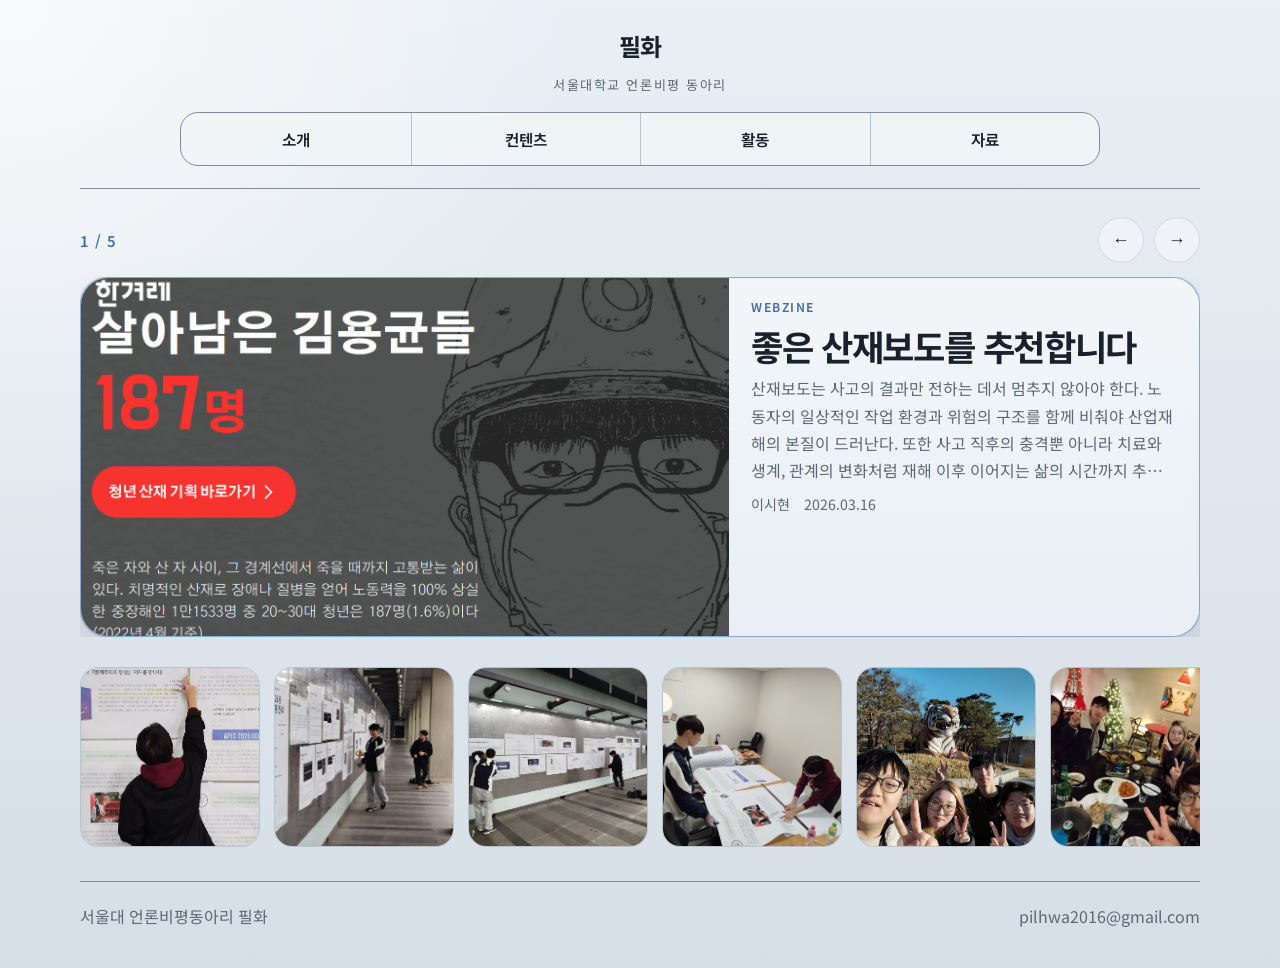
<file: index.html>
<!doctype html>
<html lang="ko">
    <head>
        <meta charset="UTF-8" />
        <meta name="viewport" content="width=device-width, initial-scale=1.0" />
        <title>서울대 언론비평동아리 필화</title>
        <meta
            name="description"
            content="서울대 언론비평동아리 필화 홈페이지. 소개, 컨텐츠, 활동, 자료 메뉴로 이동할 수 있습니다."
        />
        <link rel="preconnect" href="https://fonts.googleapis.com" />
        <link rel="preconnect" href="https://fonts.gstatic.com" crossorigin />
        <link
            href="https://fonts.googleapis.com/css2?family=Noto+Sans+KR:wght@400;500;700&display=swap"
            rel="stylesheet"
        />
        <link rel="stylesheet" href="styles.css" />
        <script type="module" src="site-header.js"></script>
    </head>
    <body class="landing-page">
        <div class="site-shell">
            <site-header current="home"></site-header>

            <main class="landing-main">
                <section class="landing-featured-section">
                    <div class="landing-featured-controls">
                        <span class="landing-featured-pagination" id="featured-story-pagination"
                            >0 / 0</span
                        >
                        <div class="landing-featured-nav">
                            <button
                                class="carousel-button landing-featured-nav-button"
                                id="featured-story-prev"
                                type="button"
                                aria-label="이전 웹진 카드"
                            >
                                ←
                            </button>
                            <button
                                class="carousel-button landing-featured-nav-button"
                                id="featured-story-next"
                                type="button"
                                aria-label="다음 웹진 카드"
                            >
                                →
                            </button>
                        </div>
                    </div>
                    <div class="landing-featured-carousel">
                        <div class="landing-featured-track" id="featured-story" aria-live="polite">
                            <article class="landing-featured-card is-loading">
                                <p>콘텐츠를 불러오는 중입니다.</p>
                            </article>
                        </div>
                    </div>
                </section>

                <section class="landing-gallery-section">
                    <div class="landing-gallery-strip" id="landing-gallery-strip">
                        <p class="content-placeholder">사진을 불러오는 중입니다.</p>
                    </div>
                </section>
            </main>

            <footer class="site-footer">
                <p>서울대 언론비평동아리 필화</p>
                <a href="mailto:pilhwa2016@gmail.com">pilhwa2016@gmail.com</a>
            </footer>
        </div>
        <script type="module" src="landing-page.js"></script>
    </body>
</html>
</file>
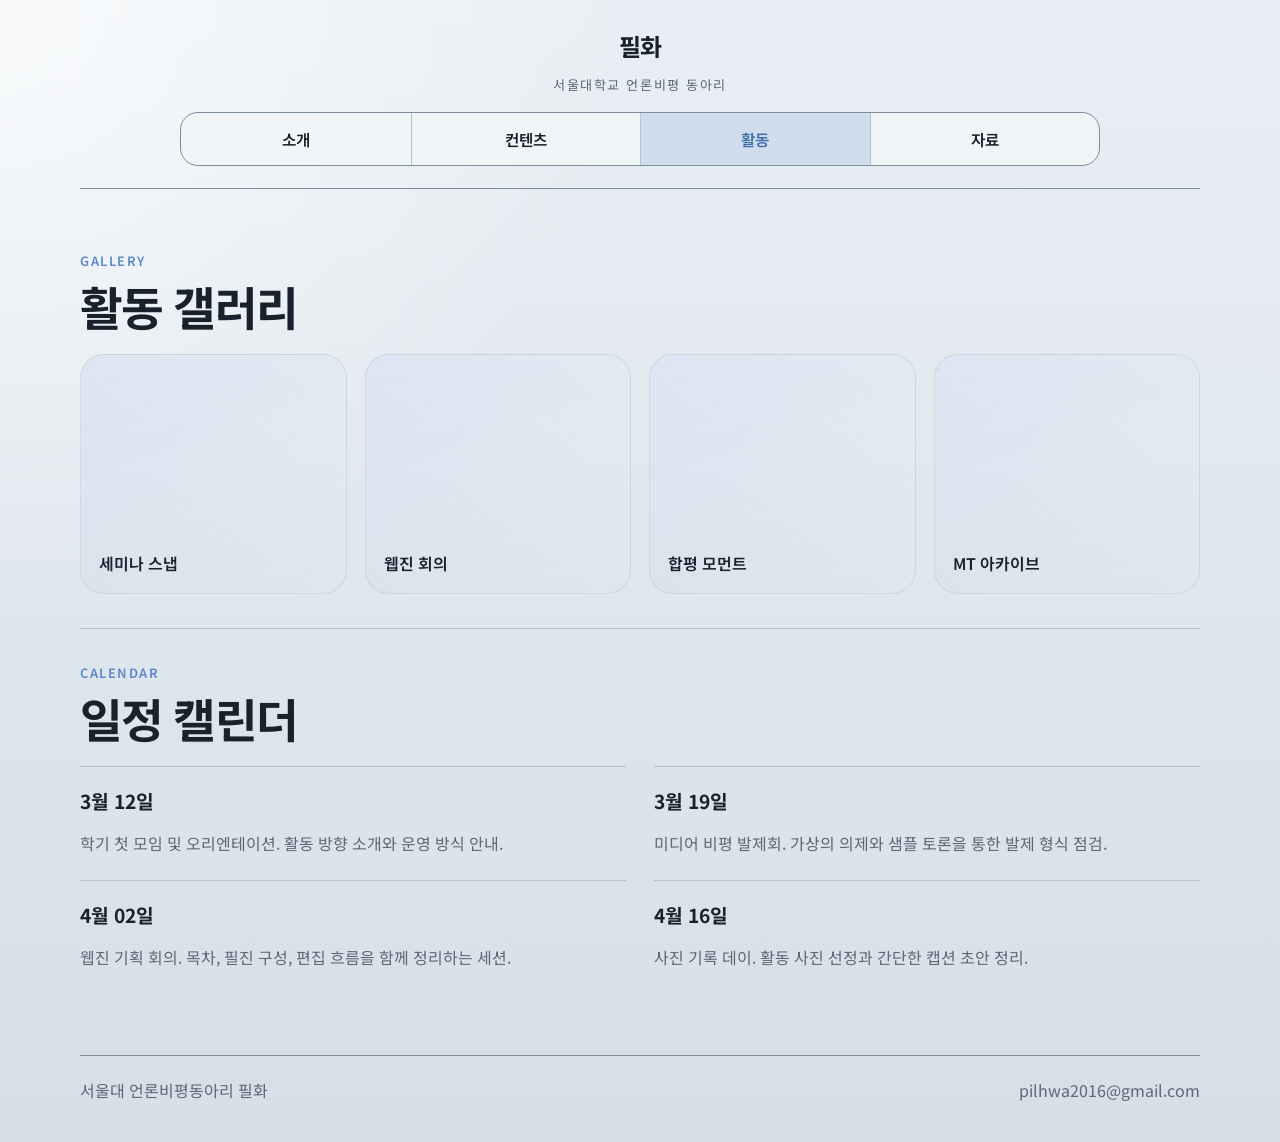
<file: activity.html>
<!DOCTYPE html>
<html lang="ko">
  <head>
    <meta charset="UTF-8" />
    <meta name="viewport" content="width=device-width, initial-scale=1.0" />
    <title>활동 | 서울대 언론비평동아리 필화</title>
    <meta
      name="description"
      content="서울대 언론비평동아리 필화 활동 페이지입니다. 갤러리와 일정 캘린더를 담고 있습니다."
    />
    <link rel="preconnect" href="https://fonts.googleapis.com" />
    <link rel="preconnect" href="https://fonts.gstatic.com" crossorigin />
    <link
      href="https://fonts.googleapis.com/css2?family=Noto+Sans+KR:wght@400;500;700&display=swap"
      rel="stylesheet"
    />
    <link rel="stylesheet" href="styles.css" />
    <script type="module" src="site-header.js"></script>
  </head>
  <body>
    <div class="site-shell">
      <site-header current="activity"></site-header>

      <main>
        <section class="section-block">
          <div class="section-heading">
            <p class="eyebrow">Gallery</p>
            <h2>활동 갤러리</h2>
          </div>
          <div class="gallery-grid clean-gallery">
            <div class="gallery-tile"><span>세미나 스냅</span></div>
            <div class="gallery-tile"><span>웹진 회의</span></div>
            <div class="gallery-tile"><span>합평 모먼트</span></div>
            <div class="gallery-tile"><span>MT 아카이브</span></div>
          </div>
        </section>

        <section class="section-block">
          <div class="section-heading">
            <p class="eyebrow">Calendar</p>
            <h2>일정 캘린더</h2>
          </div>
          <div class="schedule-list clean-schedule">
            <article class="schedule-item">
              <strong>3월 12일</strong>
              <p>학기 첫 모임 및 오리엔테이션. 활동 방향 소개와 운영 방식 안내.</p>
            </article>
            <article class="schedule-item">
              <strong>3월 19일</strong>
              <p>미디어 비평 발제회. 가상의 의제와 샘플 토론을 통한 발제 형식 점검.</p>
            </article>
            <article class="schedule-item">
              <strong>4월 02일</strong>
              <p>웹진 기획 회의. 목차, 필진 구성, 편집 흐름을 함께 정리하는 세션.</p>
            </article>
            <article class="schedule-item">
              <strong>4월 16일</strong>
              <p>사진 기록 데이. 활동 사진 선정과 간단한 캡션 초안 정리.</p>
            </article>
          </div>
        </section>
      </main>

      <footer class="site-footer">
        <p>서울대 언론비평동아리 필화</p>
        <a href="mailto:pilhwa2016@gmail.com">pilhwa2016@gmail.com</a>
      </footer>
    </div>
  </body>
</html>
</file>
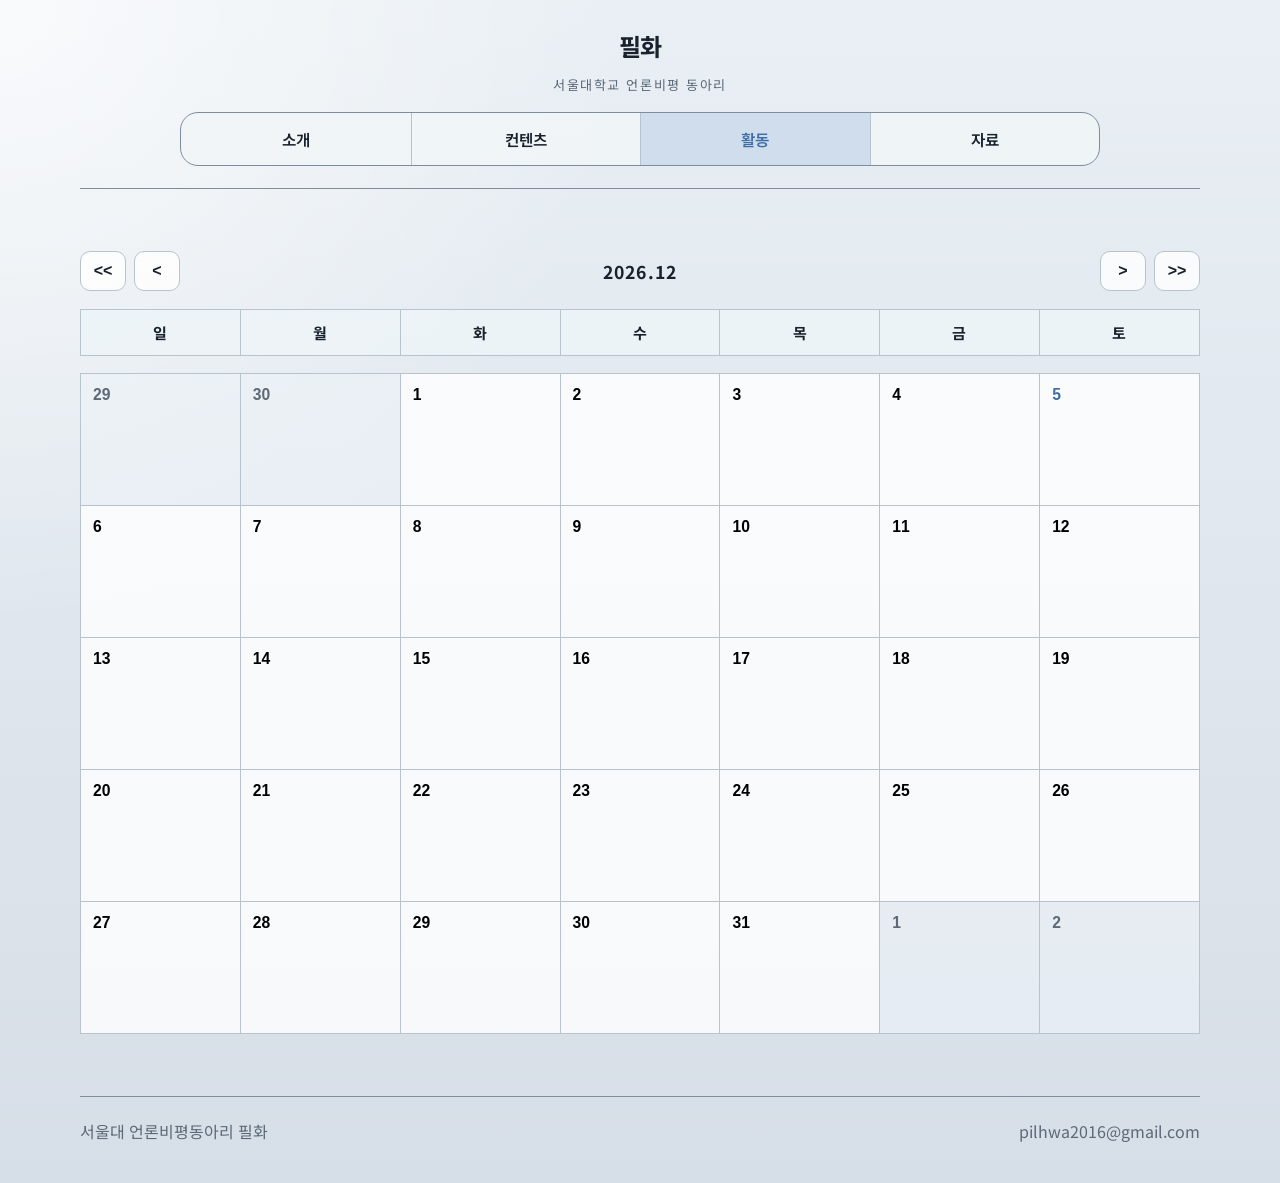
<file: calendar.html>
<!DOCTYPE html>
<html lang="ko">
  <head>
    <meta charset="UTF-8" />
    <meta name="viewport" content="width=device-width, initial-scale=1.0" />
    <title>캘린더 | 서울대 언론비평동아리 필화</title>
    <meta
      name="description"
      content="서울대 언론비평동아리 필화 활동 캘린더 페이지입니다."
    />
    <link rel="preconnect" href="https://fonts.googleapis.com" />
    <link rel="preconnect" href="https://fonts.gstatic.com" crossorigin />
    <link
      href="https://fonts.googleapis.com/css2?family=Noto+Sans+KR:wght@400;500;700&display=swap"
      rel="stylesheet"
    />
    <link rel="stylesheet" href="styles.css" />
    <script type="module" src="site-header.js"></script>
    <script type="module" src="calendar-page.js"></script>
  </head>
  <body>
    <div class="site-shell">
      <site-header current="calendar"></site-header>

      <main>
        <section class="section-block">
          <div class="calendar-shell">
            <div class="calendar-toolbar">
              <div class="calendar-toolbar-group">
                <button class="calendar-nav-button" id="calendar-prev-year" type="button">&lt;&lt;</button>
                <button class="calendar-nav-button" id="calendar-prev-month" type="button">&lt;</button>
              </div>
              <p class="calendar-current-label" id="calendar-current-label">일정을 불러오는 중입니다.</p>
              <div class="calendar-toolbar-group">
                <button class="calendar-nav-button" id="calendar-next-month" type="button">&gt;</button>
                <button class="calendar-nav-button" id="calendar-next-year" type="button">&gt;&gt;</button>
              </div>
            </div>
            <div class="calendar-weekdays" aria-hidden="true">
              <span>일</span>
              <span>월</span>
              <span>화</span>
              <span>수</span>
              <span>목</span>
              <span>금</span>
              <span>토</span>
            </div>
            <div class="calendar-grid" id="calendar-grid" aria-label="월간 일정 캘린더">
              <p class="content-placeholder">일정을 불러오는 중입니다.</p>
            </div>
          </div>
        </section>
      </main>

      <footer class="site-footer">
        <p>서울대 언론비평동아리 필화</p>
        <a href="mailto:pilhwa2016@gmail.com">pilhwa2016@gmail.com</a>
      </footer>
    </div>
    <div class="calendar-modal" id="calendar-modal" aria-hidden="true">
      <button class="calendar-modal-backdrop" id="calendar-modal-backdrop" type="button"></button>
      <div class="calendar-modal-dialog" role="dialog" aria-modal="true" aria-label="일정 상세">
        <button class="calendar-modal-close" id="calendar-modal-close" type="button" aria-label="팝업 닫기">
          닫기
        </button>
        <section class="calendar-detail" id="calendar-detail" aria-live="polite">
          <p class="content-placeholder">날짜를 선택하면 일정 상세가 표시됩니다.</p>
        </section>
      </div>
    </div>
  </body>
</html>
</file>
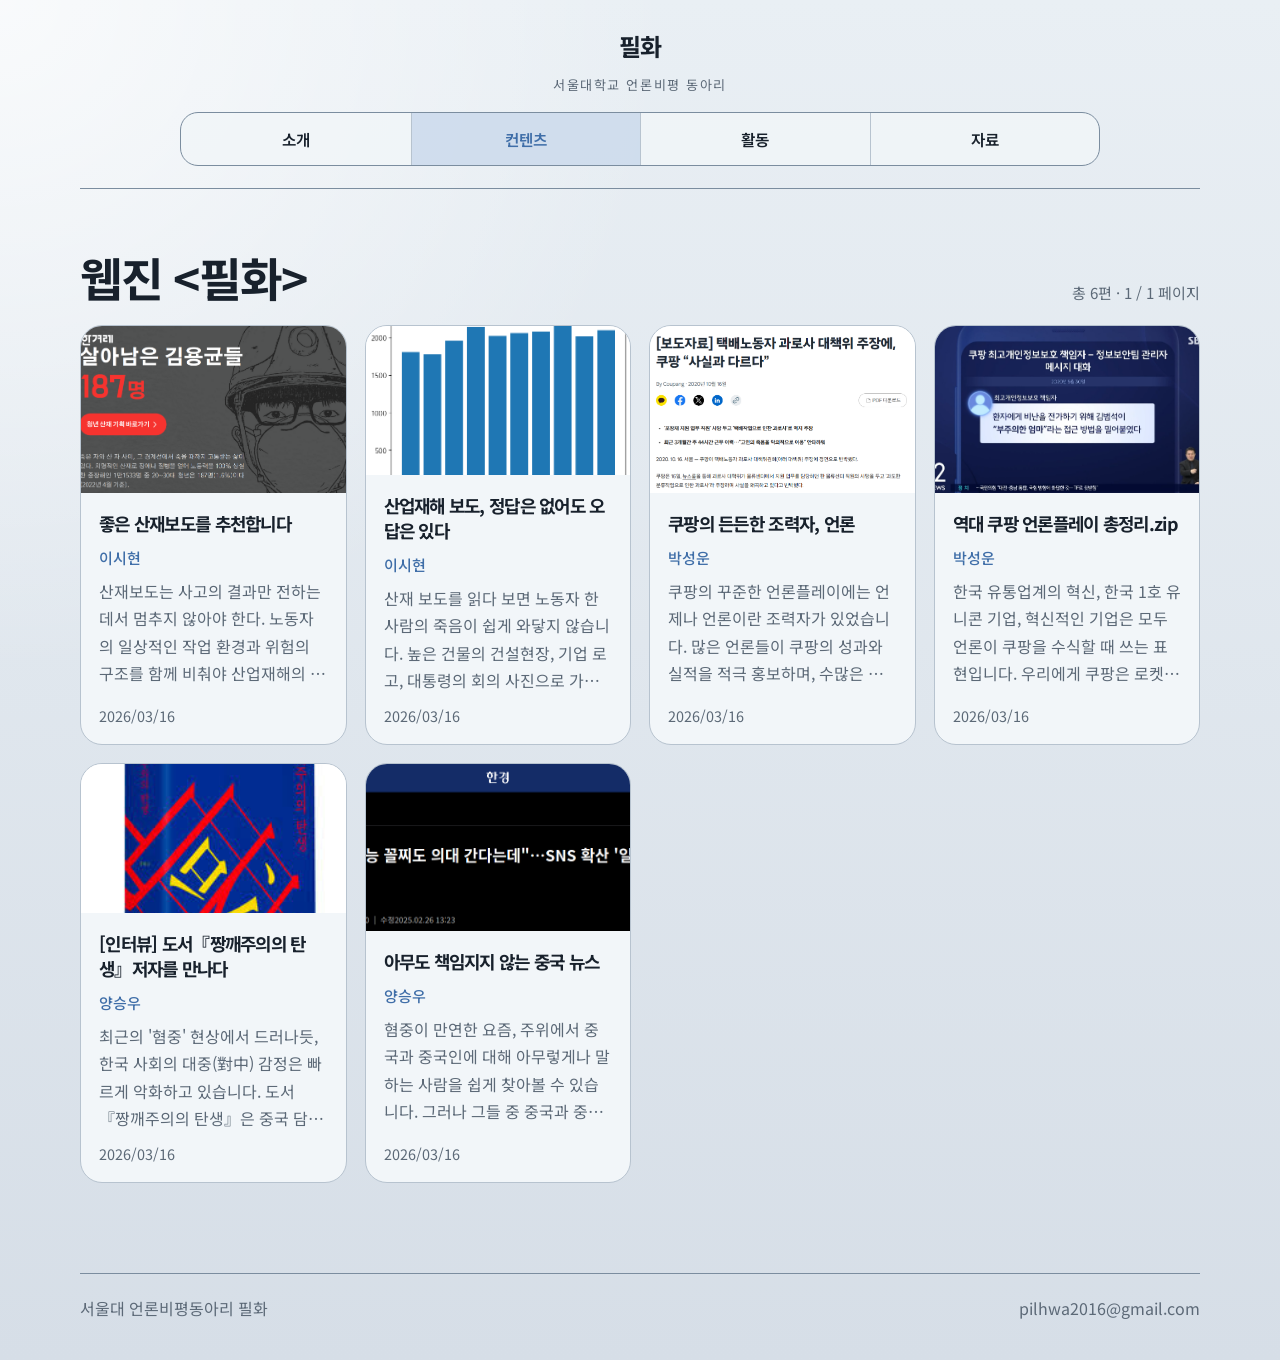
<file: content.html>
<!DOCTYPE html>
<html lang="ko">
  <head>
    <meta charset="UTF-8" />
    <meta name="viewport" content="width=device-width, initial-scale=1.0" />
    <title>웹진 &lt;필화&gt; | 서울대 언론비평동아리 필화</title>
    <meta
      name="description"
      content="서울대 언론비평동아리 필화 웹진 필화 페이지입니다."
    />
    <link rel="preconnect" href="https://fonts.googleapis.com" />
    <link rel="preconnect" href="https://fonts.gstatic.com" crossorigin />
    <link
      href="https://fonts.googleapis.com/css2?family=Noto+Sans+KR:wght@400;500;700&display=swap"
      rel="stylesheet"
    />
    <link rel="stylesheet" href="styles.css" />
    <script type="module" src="site-header.js"></script>
  </head>
  <body class="content-page">
    <div class="site-shell">
      <site-header current="webzine"></site-header>

      <main>
        <section class="section-block">
          <div class="section-heading split-heading">
            <h2>웹진 &lt;필화&gt;</h2>
            <p class="section-meta" id="content-count">콘텐츠를 불러오는 중입니다.</p>
          </div>
          <div class="content-grid" id="content-list" aria-label="콘텐츠 목록">
            <article class="content-grid-card content-grid-card--loading">
              <p class="content-placeholder">콘텐츠를 불러오는 중입니다.</p>
            </article>
          </div>
          <nav class="page-pagination" id="content-pagination" aria-label="콘텐츠 페이지 이동"></nav>
        </section>
      </main>

      <footer class="site-footer">
        <p>서울대 언론비평동아리 필화</p>
        <a href="mailto:pilhwa2016@gmail.com">pilhwa2016@gmail.com</a>
      </footer>
    </div>
    <script type="module" src="content-page.js"></script>
  </body>
</html>
</file>
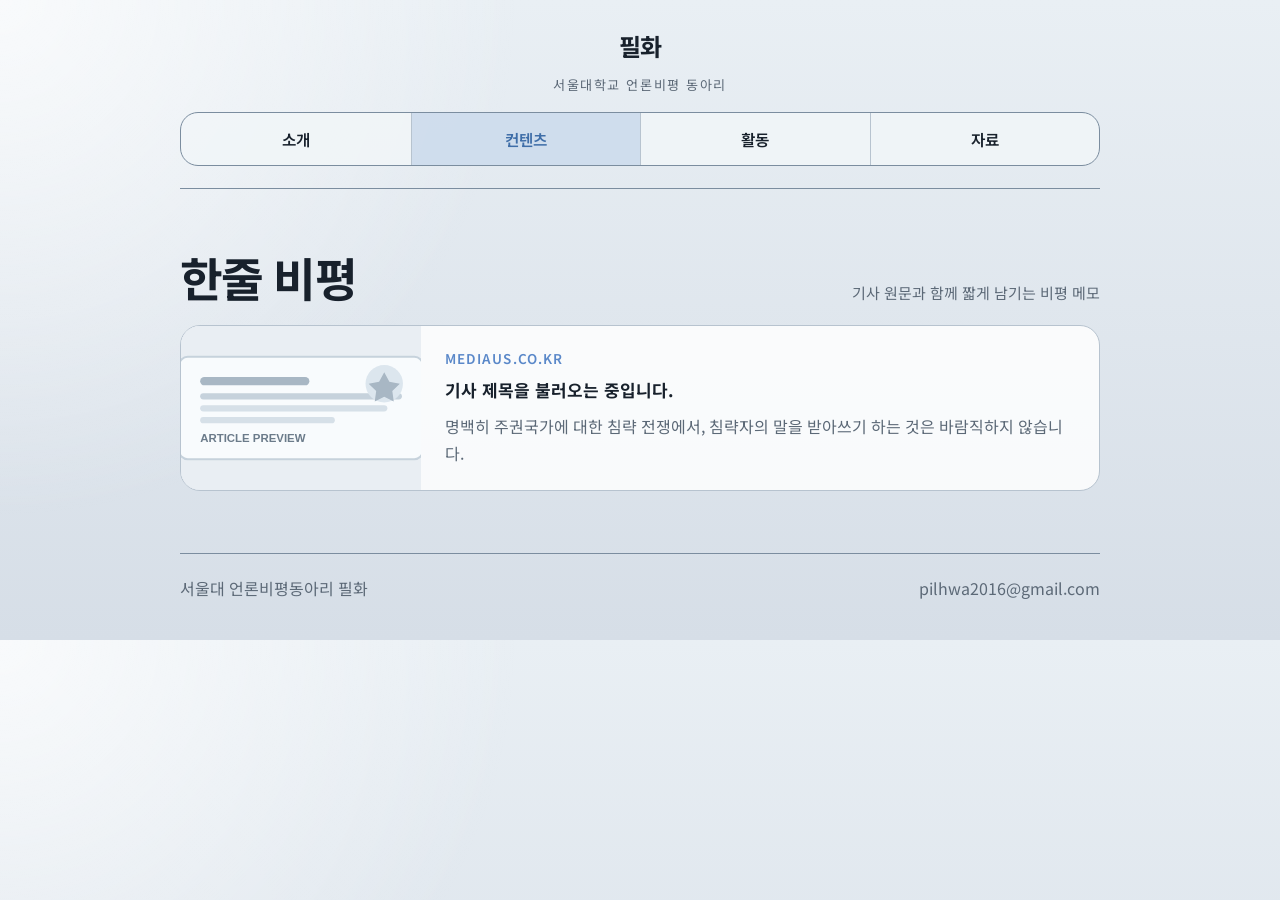
<file: critique.html>
<!DOCTYPE html>
<html lang="ko">
  <head>
    <meta charset="UTF-8" />
    <meta name="viewport" content="width=device-width, initial-scale=1.0" />
    <title>한줄 비평 | 서울대 언론비평동아리 필화</title>
    <meta
      name="description"
      content="서울대 언론비평동아리 필화 한줄 비평 페이지입니다."
    />
    <link rel="preconnect" href="https://fonts.googleapis.com" />
    <link rel="preconnect" href="https://fonts.gstatic.com" crossorigin />
    <link
      href="https://fonts.googleapis.com/css2?family=Noto+Sans+KR:wght@400;500;700&display=swap"
      rel="stylesheet"
    />
    <link rel="stylesheet" href="styles.css" />
    <script type="module" src="site-header.js"></script>
    <script type="module" src="critique-page.js"></script>
  </head>
  <body>
    <div class="site-shell narrow-shell">
      <site-header current="critique"></site-header>

      <main>
        <section class="section-block">
          <div class="section-heading split-heading">
            <h2>한줄 비평</h2>
            <p class="section-meta">기사 원문과 함께 짧게 남기는 비평 메모</p>
          </div>
          <div class="critique-grid" id="critique-list" aria-live="polite">
            <article class="critique-card critique-card--loading">
              <p class="content-placeholder">한줄 비평을 불러오는 중입니다.</p>
            </article>
          </div>
        </section>
      </main>

      <footer class="site-footer">
        <p>서울대 언론비평동아리 필화</p>
        <a href="mailto:pilhwa2016@gmail.com">pilhwa2016@gmail.com</a>
      </footer>
    </div>
  </body>
</html>
</file>
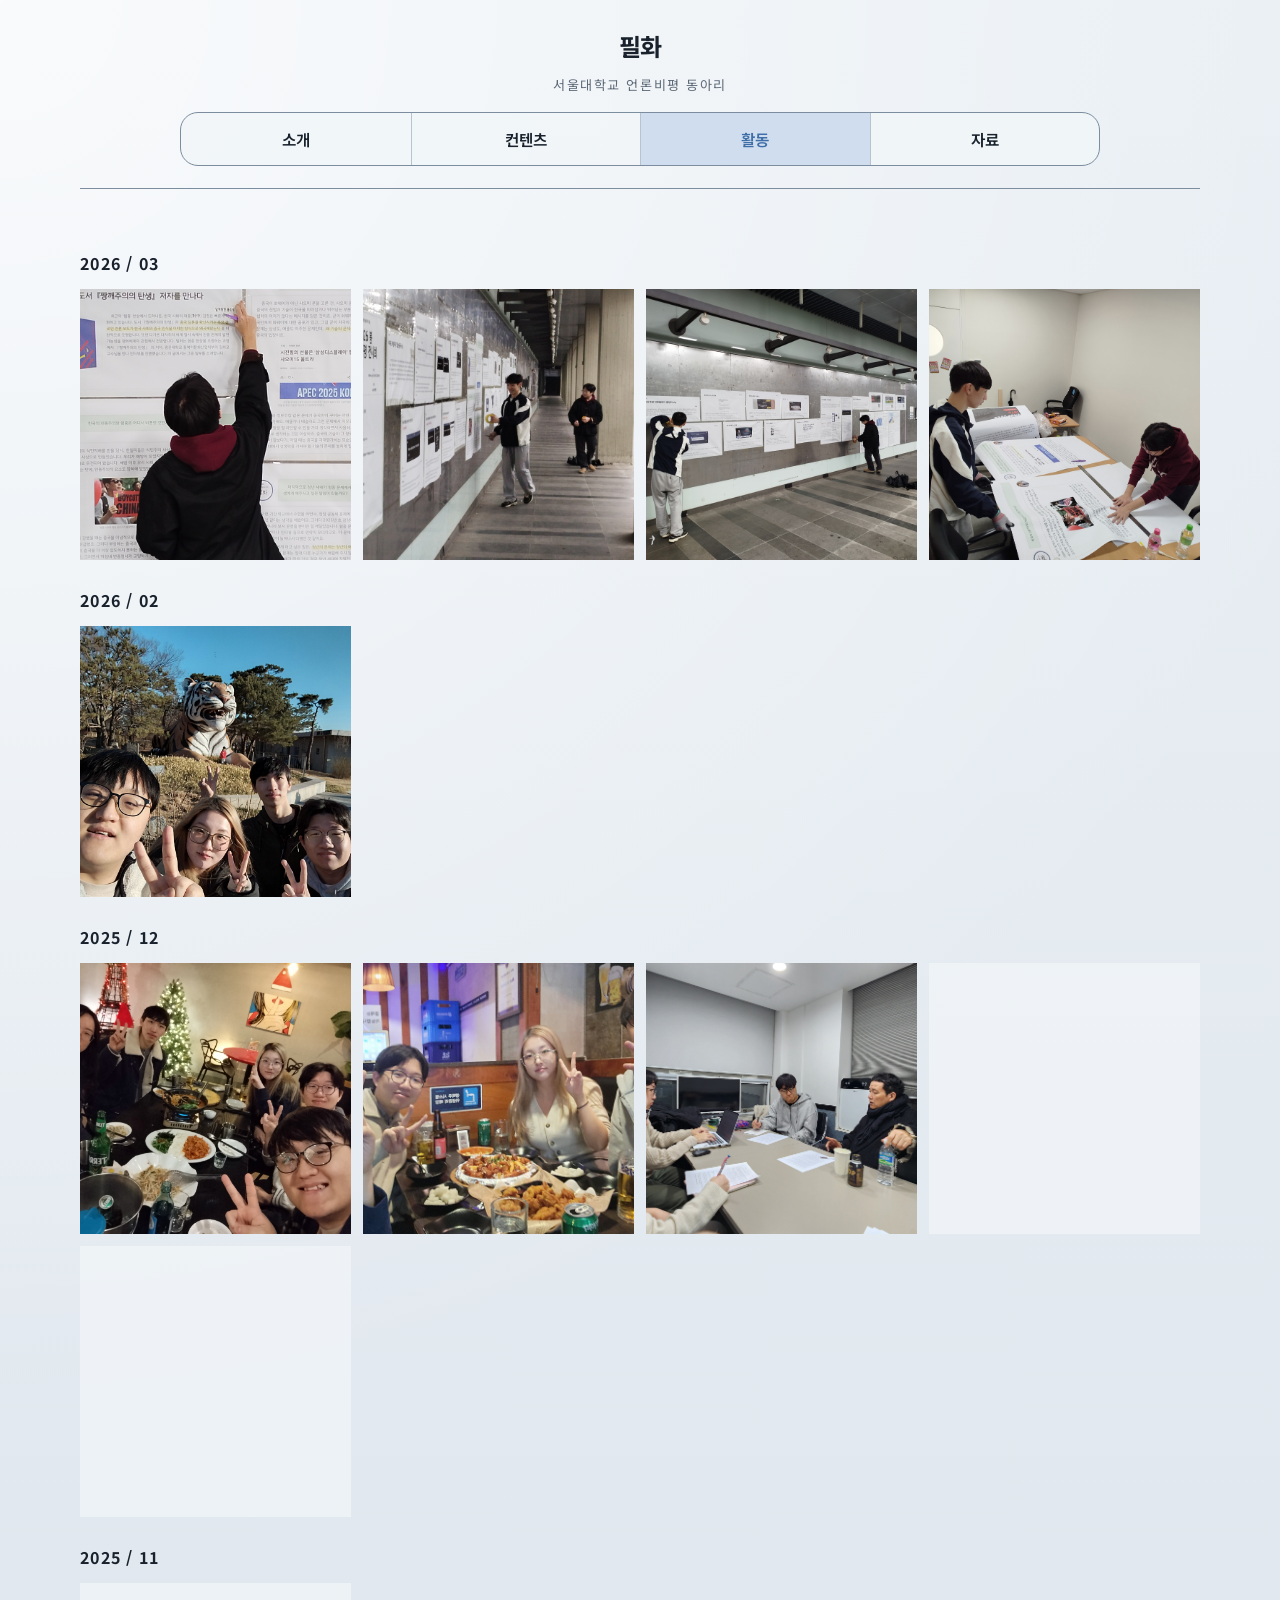
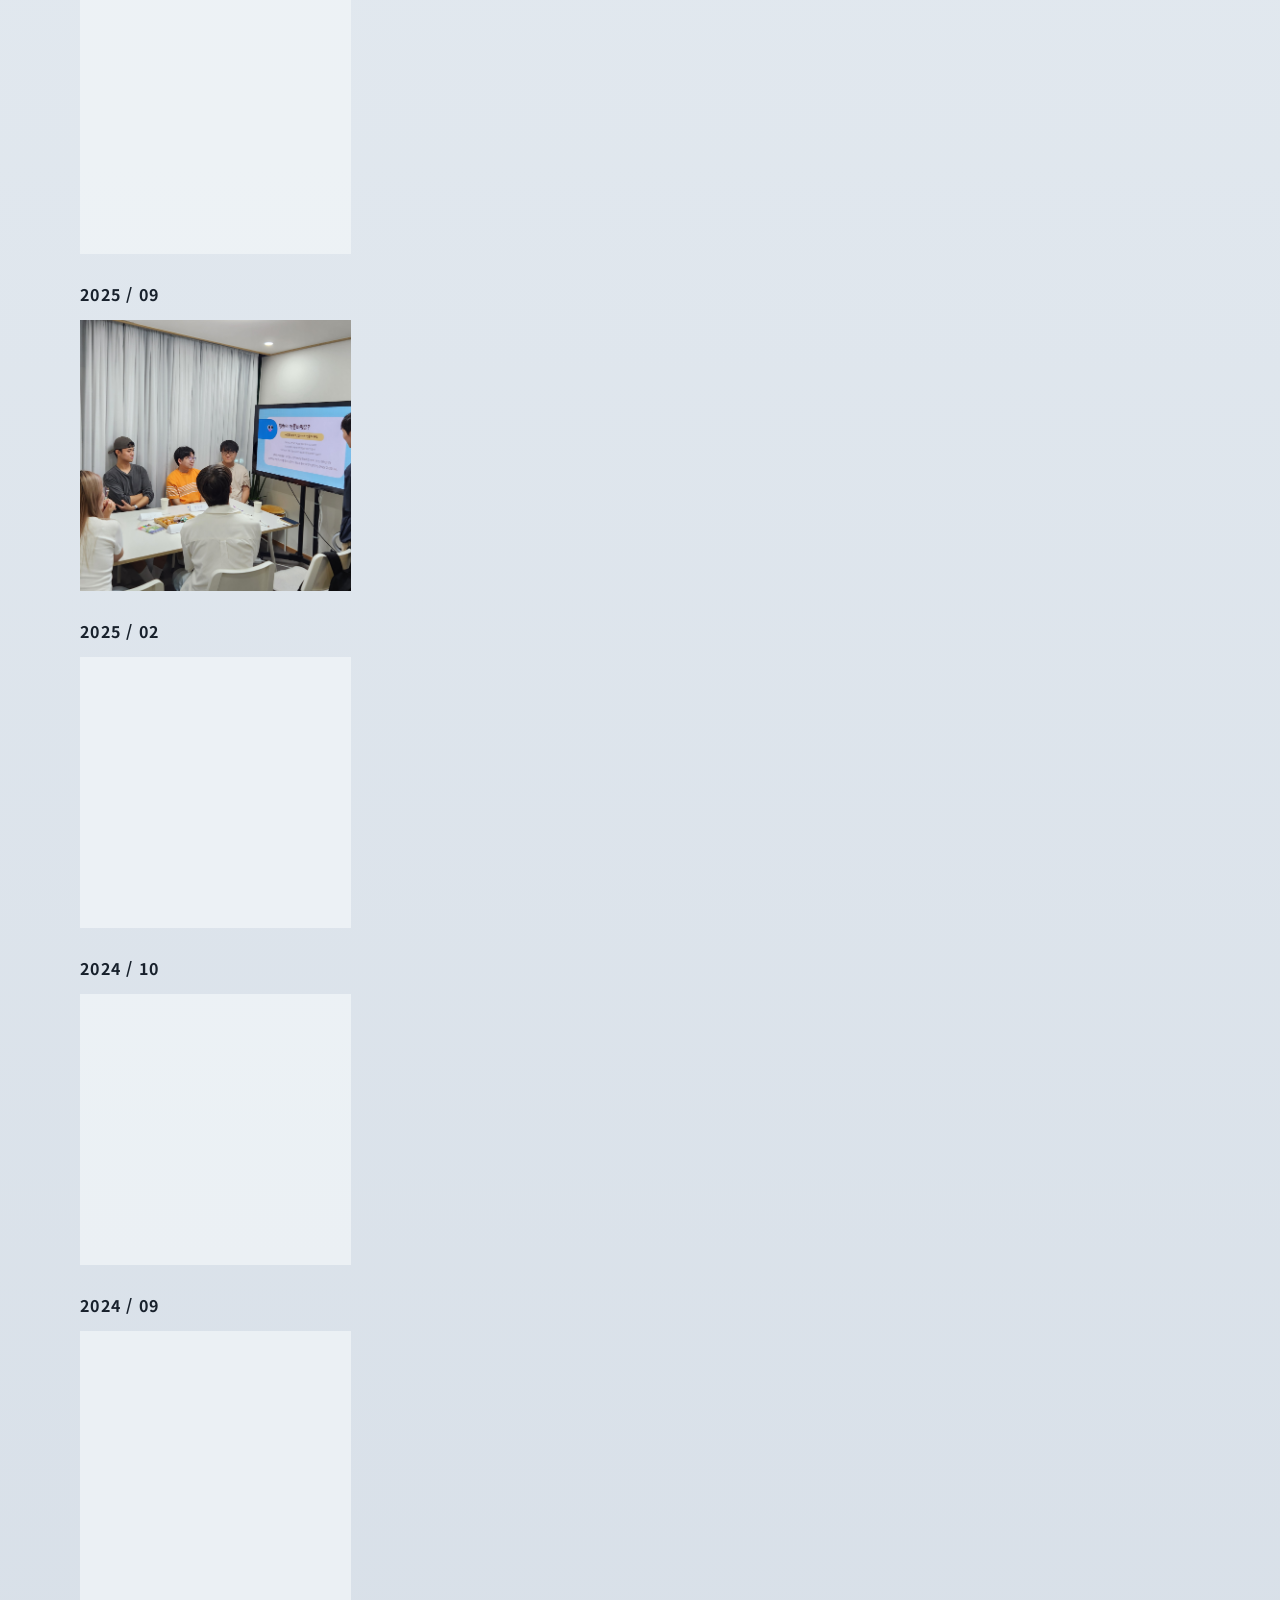
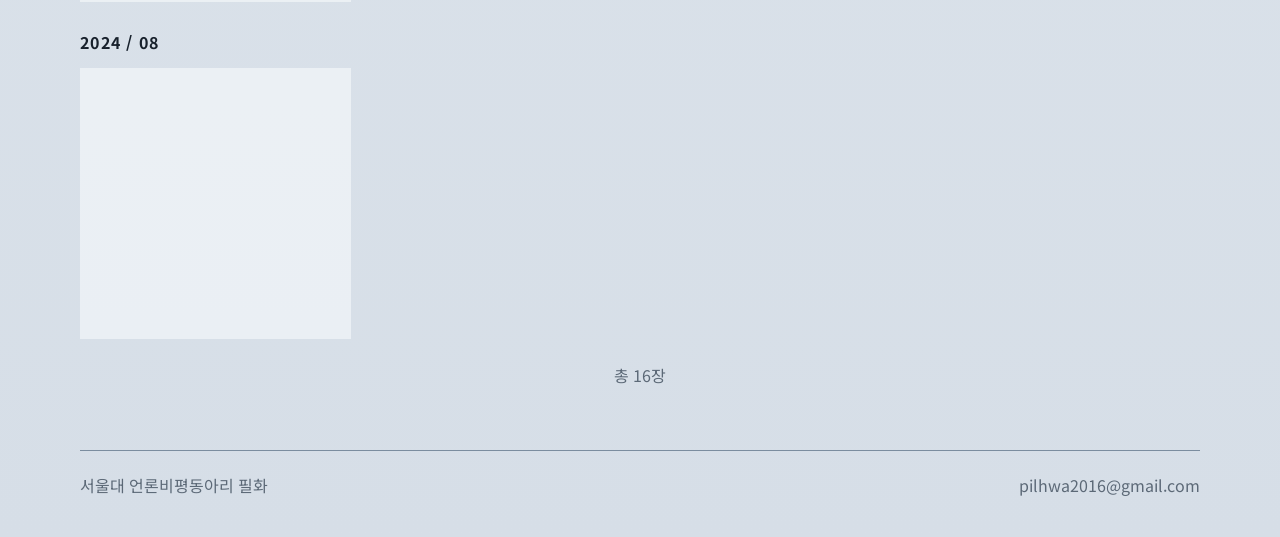
<file: gallery.html>
<!DOCTYPE html>
<html lang="ko">
  <head>
    <meta charset="UTF-8" />
    <meta name="viewport" content="width=device-width, initial-scale=1.0" />
    <title>갤러리 | 서울대 언론비평동아리 필화</title>
    <meta
      name="description"
      content="서울대 언론비평동아리 필화 활동 갤러리 페이지입니다."
    />
    <link rel="preconnect" href="https://fonts.googleapis.com" />
    <link rel="preconnect" href="https://fonts.gstatic.com" crossorigin />
    <link
      href="https://fonts.googleapis.com/css2?family=Noto+Sans+KR:wght@400;500;700&display=swap"
      rel="stylesheet"
    />
    <link rel="stylesheet" href="styles.css" />
    <script type="module" src="site-header.js"></script>
    <script type="module" src="gallery-page.js"></script>
  </head>
  <body>
    <div class="site-shell">
      <site-header current="gallery"></site-header>

      <main>
        <section class="section-block">
          <div class="gallery-archive" id="gallery-archive" aria-live="polite">
            <p class="content-placeholder">갤러리를 불러오는 중입니다.</p>
          </div>
          <p class="gallery-feed-status" id="gallery-feed-status"></p>
          <div class="gallery-sentinel" id="gallery-sentinel" aria-hidden="true"></div>
        </section>
      </main>

      <footer class="site-footer">
        <p>서울대 언론비평동아리 필화</p>
        <a href="mailto:pilhwa2016@gmail.com">pilhwa2016@gmail.com</a>
      </footer>
    </div>
    <div class="gallery-lightbox" id="gallery-lightbox" aria-hidden="true">
      <button class="gallery-lightbox-backdrop" id="gallery-lightbox-backdrop" type="button"></button>
      <div class="gallery-lightbox-dialog" role="dialog" aria-modal="true" aria-label="확대 이미지 보기">
        <button class="gallery-lightbox-close" id="gallery-lightbox-close" type="button" aria-label="팝업 닫기">
          닫기
        </button>
        <img class="gallery-lightbox-image" id="gallery-lightbox-image" alt="" />
        <p class="gallery-lightbox-caption" id="gallery-lightbox-caption"></p>
      </div>
    </div>
  </body>
</html>
</file>
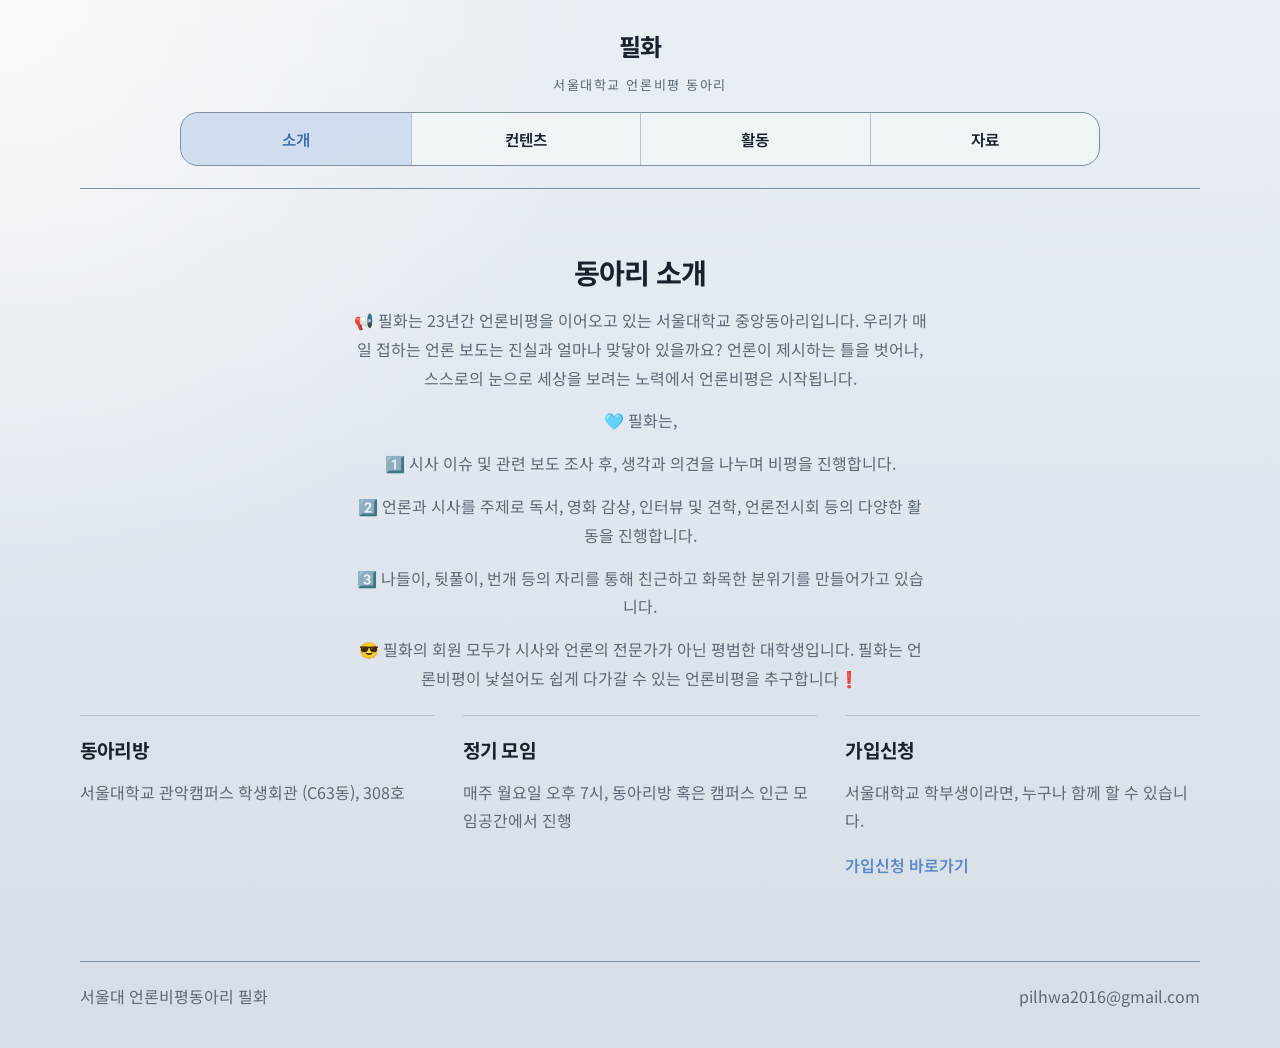
<file: intro.html>
<!doctype html>
<html lang="ko">
    <head>
        <meta charset="UTF-8" />
        <meta name="viewport" content="width=device-width, initial-scale=1.0" />
        <title>인사 | 서울대 언론비평동아리 필화</title>
        <meta
            name="description"
            content="서울대 언론비평동아리 필화 인사 페이지입니다."
        />
        <link rel="preconnect" href="https://fonts.googleapis.com" />
        <link rel="preconnect" href="https://fonts.gstatic.com" crossorigin />
        <link
            href="https://fonts.googleapis.com/css2?family=Noto+Sans+KR:wght@400;500;700&display=swap"
            rel="stylesheet"
        />
        <link rel="stylesheet" href="styles.css" />
        <script type="module" src="site-header.js"></script>
    </head>
    <body>
        <div class="site-shell">
            <site-header current="greeting"></site-header>

            <main>
                <section class="section-block">
                    <div class="content-columns">
                        <article class="content-card tall-card intro-copy">
                            <h2>동아리 소개</h2>
                            <p>
                                📢 필화는 23년간 언론비평을 이어오고 있는 서울대학교
                                중앙동아리입니다. 우리가 매일 접하는 언론 보도는
                                진실과 얼마나 맞닿아 있을까요? 언론이 제시하는 틀을
                                벗어나, 스스로의 눈으로 세상을 보려는 노력에서
                                언론비평은 시작됩니다.
                            </p>
                            <p>🩵 필화는,</p>
                            <p>
                                1️⃣ 시사 이슈 및 관련 보도 조사 후, 생각과 의견을
                                나누며 비평을 진행합니다.
                            </p>
                            <p>
                                2️⃣ 언론과 시사를 주제로 독서, 영화 감상, 인터뷰 및
                                견학, 언론전시회 등의 다양한 활동을 진행합니다.
                            </p>
                            <p>
                                3️⃣ 나들이, 뒷풀이, 번개 등의 자리를 통해 친근하고
                                화목한 분위기를 만들어가고 있습니다.
                            </p>
                            <p>
                                😎 필화의 회원 모두가 시사와 언론의 전문가가 아닌
                                평범한 대학생입니다. 필화는 언론비평이 낯설어도 쉽게
                                다가갈 수 있는 언론비평을 추구합니다❗
                            </p>
                        </article>
                    </div>
                    <div class="info-grid three-up">
                        <article class="info-card">
                            <h3>동아리방</h3>
                            <p>서울대학교 관악캠퍼스 학생회관 (C63동), 308호</p>
                        </article>
                        <article class="info-card">
                            <h3>정기 모임</h3>
                            <p>
                                매주 월요일 오후 7시, 동아리방 혹은 캠퍼스 인근
                                모임공간에서 진행
                            </p>
                        </article>
                        <article class="info-card">
                            <h3>가입신청</h3>
                            <p>
                                서울대학교 학부생이라면, 누구나 함께 할 수
                                있습니다.
                            </p>
                            <a
                                class="text-link"
                                href="https://forms.gle/VjEBUtseMVTgzyPb6"
                                >가입신청 바로가기</a
                            >
                        </article>
                    </div>
                </section>
            </main>

            <footer class="site-footer">
                <p>서울대 언론비평동아리 필화</p>
                <a href="mailto:pilhwa2016@gmail.com">pilhwa2016@gmail.com</a>
            </footer>
        </div>
    </body>
</html>
</file>
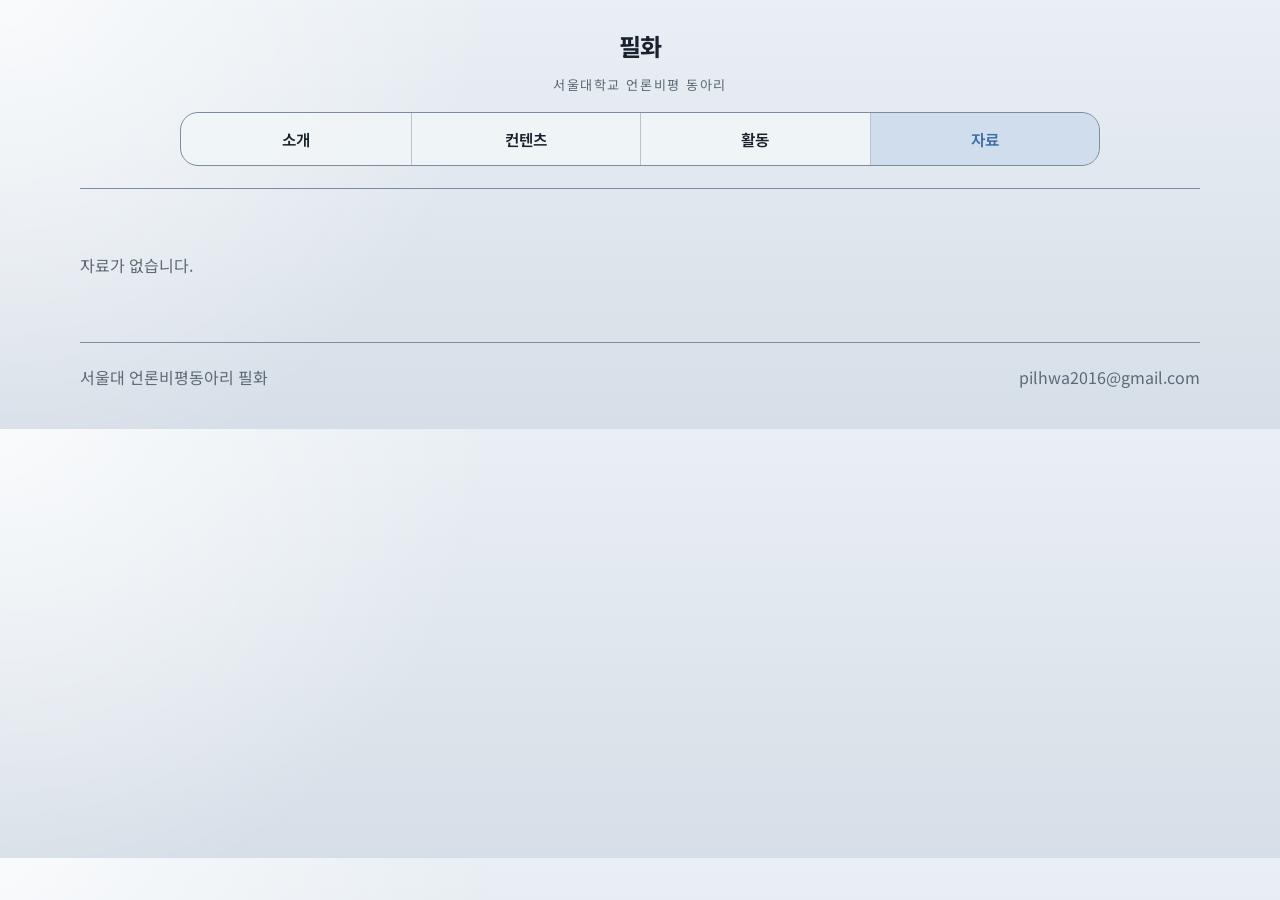
<file: resource.html>
<!DOCTYPE html>
<html lang="ko">
  <head>
    <meta charset="UTF-8" />
    <meta name="viewport" content="width=device-width, initial-scale=1.0" />
    <title>홍보 및 모집 | 서울대 언론비평동아리 필화</title>
    <meta
      name="description"
      content="서울대 언론비평동아리 필화 홍보 및 모집 페이지입니다."
    />
    <link rel="preconnect" href="https://fonts.googleapis.com" />
    <link rel="preconnect" href="https://fonts.gstatic.com" crossorigin />
    <link
      href="https://fonts.googleapis.com/css2?family=Noto+Sans+KR:wght@400;500;700&display=swap"
      rel="stylesheet"
    />
    <link rel="stylesheet" href="styles.css" />
    <script type="module" src="site-header.js"></script>
  </head>
  <body>
    <div class="site-shell">
      <site-header current="resource"></site-header>

      <main>
        <section class="section-block">
          <p class="content-placeholder">자료가 없습니다.</p>
        </section>
      </main>

      <footer class="site-footer">
        <p>서울대 언론비평동아리 필화</p>
        <a href="mailto:pilhwa2016@gmail.com">pilhwa2016@gmail.com</a>
      </footer>
    </div>
  </body>
</html>
</file>
<file: styles.css>
:root {
  --bg: #d6dee7;
  --bg-soft: #e9eff4;
  --surface: #f2f6f9;
  --surface-alt: #e2e9ef;
  --line: #b7c3cf;
  --line-strong: #7b8d9f;
  --text: #18212c;
  --muted: #5c6977;
  --accent: #5a88c9;
  --accent-strong: #3f6ea8;
  --accent-soft: #cdddf0;
  --surface-rgb: 242, 246, 249;
  --surface-alt-rgb: 226, 233, 239;
  --text-rgb: 24, 33, 44;
  --accent-rgb: 90, 136, 201;
}

* {
  box-sizing: border-box;
}

html {
  scroll-behavior: smooth;
}

body {
  margin: 0;
  font-family: "Noto Sans KR", "Apple SD Gothic Neo", "Malgun Gothic", sans-serif;
  color: var(--text);
  background:
    radial-gradient(circle at top left, rgba(255, 255, 255, 0.72) 0%, rgba(255, 255, 255, 0) 36%),
    linear-gradient(180deg, var(--bg-soft) 0%, var(--bg) 100%);
}

img {
  display: block;
  max-width: 100%;
}

body,
h1,
h2,
h3,
p,
dl,
dd,
dt {
  margin: 0;
}

a {
  color: inherit;
}

site-header {
  display: block;
}

.site-shell {
  width: min(1120px, calc(100% - 40px));
  margin: 28px auto 40px;
}

.narrow-shell {
  width: min(920px, calc(100% - 40px));
}

.site-header {
  display: grid;
  justify-items: center;
  gap: 18px;
  padding: 0 0 22px;
  border-bottom: 1px solid var(--line-strong);
}

.site-brand {
  display: grid;
  justify-items: center;
  gap: 6px;
  text-align: center;
}

.brand-mark {
  display: inline-block;
  text-decoration: none;
  font-size: 1.5rem;
  font-weight: 700;
  letter-spacing: -0.03em;
}

.brand-sub {
  margin-top: 6px;
  color: var(--muted);
  font-size: 0.82rem;
  letter-spacing: 0.12em;
  text-transform: uppercase;
}

.site-nav {
  width: min(80vw, 920px);
  max-width: 100%;
  display: grid;
  grid-template-columns: repeat(4, minmax(0, 1fr));
  gap: 0;
  border: 1px solid var(--line-strong);
  border-radius: 18px;
  background: rgba(var(--surface-rgb), 0.86);
}

.site-nav-group {
  position: relative;
}

.site-nav-group + .site-nav-group {
  border-left: 1px solid var(--line);
}

.site-nav-trigger {
  display: flex;
  align-items: center;
  justify-content: center;
  min-height: 52px;
  padding: 0 20px;
  width: 100%;
  border: none;
  border-radius: 0;
  background: transparent;
  color: var(--text);
  cursor: pointer;
  font-size: 0.98rem;
  font-weight: 600;
  list-style: none;
  text-align: center;
  transition:
    background 160ms ease,
    border-color 160ms ease,
    color 160ms ease;
}

.site-nav-trigger::-webkit-details-marker {
  display: none;
}

.site-nav-group:first-child .site-nav-trigger {
  border-top-left-radius: 17px;
  border-bottom-left-radius: 17px;
}

.site-nav-group:last-child .site-nav-trigger {
  border-top-right-radius: 17px;
  border-bottom-right-radius: 17px;
}

.site-nav-group.is-active .site-nav-trigger,
.site-nav-group[open] .site-nav-trigger,
.site-nav-trigger:hover {
  background: rgba(var(--accent-rgb), 0.22);
  color: var(--accent-strong);
}

.site-nav-menu {
  position: absolute;
  top: calc(100% + 8px);
  left: 8px;
  right: 8px;
  z-index: 30;
  display: grid;
  gap: 6px;
  padding: 10px;
  border: 1px solid var(--line-strong);
  border-radius: 16px;
  background: rgba(var(--surface-rgb), 0.97);
  box-shadow: 0 14px 28px rgba(var(--text-rgb), 0.08);
}

.site-nav-link {
  display: block;
  padding: 12px 14px;
  border-radius: 12px;
  color: var(--muted);
  text-decoration: none;
  font-size: 0.94rem;
  font-weight: 500;
  line-height: 1.45;
  transition:
    background 160ms ease,
    color 160ms ease;
}

.site-nav-link:hover,
.site-nav-link.is-active {
  color: var(--accent-strong);
  background: var(--accent-soft);
}

main {
  display: grid;
  gap: 0;
  margin-top: 28px;
}

.hero-block,
.section-block,
.page-hero {
  background: none;
  border: none;
  box-shadow: none;
  border-radius: 0;
}

.hero-block {
  padding: 14px 0 42px;
}

.section-block,
.page-hero {
  padding: 34px 0;
  border-top: 1px solid var(--line);
}

main > .section-block:first-child,
main > .page-hero:first-child {
  border-top: none;
}

.landing-hero {
  display: grid;
  grid-template-columns: minmax(0, 0.84fr) minmax(0, 1.16fr);
  gap: 36px;
  align-items: start;
}

.landing-hero > * {
  min-width: 0;
}

.compact-page-hero {
  max-width: 760px;
}

.eyebrow {
  color: var(--accent);
  font-size: 0.8rem;
  font-weight: 600;
  letter-spacing: 0.12em;
  text-transform: uppercase;
}

.hero-copy h1,
.page-hero h1,
.section-heading h2,
.feature-card h2,
.step-item h2,
.content-card h2,
.content-card h3,
.info-card h3,
.carousel-slide h2 {
  font-family: inherit;
  letter-spacing: -0.04em;
}

.hero-copy h1 {
  margin-top: 16px;
  max-width: 10ch;
  font-size: clamp(3rem, 7vw, 5.2rem);
  line-height: 1.02;
}

.page-hero h1 {
  margin-top: 14px;
  max-width: 13ch;
  font-size: clamp(2.4rem, 6vw, 4.1rem);
  line-height: 1.08;
}

.hero-description,
.page-description,
.content-card p,
.info-card p,
.feature-card p,
.download-item span,
.schedule-item p,
.step-item p {
  margin-top: 14px;
  max-width: 64ch;
  color: var(--muted);
  line-height: 1.8;
}

.button-row {
  display: flex;
  flex-wrap: wrap;
  gap: 12px;
  margin-top: 28px;
}

.button {
  display: inline-flex;
  align-items: center;
  justify-content: center;
  min-height: 48px;
  padding: 0 20px;
  border-radius: 999px;
  border: 1px solid var(--line);
  text-decoration: none;
  font-weight: 600;
  transition:
    background 160ms ease,
    color 160ms ease,
    border-color 160ms ease;
}

.button.solid {
  color: #ffffff;
  background: var(--accent);
  border-color: var(--accent);
  box-shadow: 0 10px 22px rgba(var(--accent-rgb), 0.24);
}

.button.solid:hover {
  background: var(--accent-strong);
  border-color: var(--accent-strong);
}

.button.subtle {
  background: rgba(var(--surface-rgb), 0.8);
}

.button.subtle:hover {
  border-color: var(--line-strong);
  background: rgba(var(--surface-rgb), 0.98);
}

.hero-facts {
  display: grid;
  grid-template-columns: repeat(3, minmax(0, 1fr));
  gap: 18px;
  margin-top: 32px;
  padding-top: 20px;
  border-top: 1px solid var(--line);
}

.hero-facts span {
  display: block;
  color: var(--muted);
  font-size: 0.78rem;
  font-weight: 600;
  letter-spacing: 0.08em;
  text-transform: uppercase;
}

.hero-facts strong {
  display: block;
  margin-top: 8px;
  font-size: 1rem;
  line-height: 1.45;
}

.hero-carousel {
  min-width: 0;
  padding-top: 6px;
}

.carousel-controls {
  display: flex;
  justify-content: space-between;
  gap: 16px;
  align-items: center;
  margin-bottom: 16px;
}

.carousel-pagination {
  color: var(--muted);
  font-size: 0.92rem;
  letter-spacing: 0.08em;
}

.carousel-buttons {
  display: flex;
  gap: 10px;
}

.carousel-button {
  width: 48px;
  height: 48px;
  border: 1px solid rgba(var(--text-rgb), 0.12);
  border-radius: 999px;
  background: rgba(var(--surface-rgb), 0.8);
  color: var(--text);
  font-size: 1.1rem;
  cursor: pointer;
  transition:
    background 160ms ease,
    border-color 160ms ease,
    opacity 160ms ease;
}

.carousel-button:hover:not(:disabled) {
  background: rgba(var(--surface-rgb), 0.98);
  border-color: rgba(var(--text-rgb), 0.24);
}

.carousel-button:disabled {
  opacity: 0.35;
  cursor: default;
}

.carousel-viewport {
  min-width: 0;
}

.carousel-track {
  min-width: 0;
}

.carousel-slide {
  min-height: 420px;
  overflow: hidden;
  border-radius: 30px;
  background: #050505;
  border: 1px solid rgba(255, 255, 255, 0.08);
  box-shadow: 0 28px 60px rgba(5, 5, 5, 0.22);
}

.carousel-slide--loading {
  box-shadow: none;
}

.carousel-slide-link {
  display: grid;
  grid-template-columns: minmax(0, 1.02fr) minmax(320px, 0.98fr);
  min-height: 420px;
  color: inherit;
  text-decoration: none;
}

.carousel-visual {
  overflow: hidden;
  min-height: 100%;
  min-height: 240px;
  background:
    radial-gradient(circle at 20% 20%, rgba(255, 255, 255, 0.14), transparent 34%),
    linear-gradient(160deg, #1a1a1a 0%, #050505 100%);
}

.carousel-visual img {
  width: 100%;
  height: 100%;
  object-fit: cover;
}

.carousel-visual--empty {
  background:
    radial-gradient(circle at top left, rgba(255, 255, 255, 0.16), transparent 32%),
    linear-gradient(145deg, #1d1d1d 0%, #090909 100%);
}

.carousel-content {
  display: flex;
  flex-direction: column;
  justify-content: space-between;
  gap: 18px;
  padding: 34px 32px;
  background:
    linear-gradient(180deg, #183049 0%, #34516d 54%, #7189a2 100%);
}

.carousel-slide h2 {
  margin: 0;
  color: #ffffff;
  font-size: clamp(2rem, 4vw, 2.7rem);
  line-height: 1.15;
}

.carousel-slide p {
  margin: 0;
  color: rgba(255, 255, 255, 0.78);
  line-height: 1.8;
  display: -webkit-box;
  -webkit-line-clamp: 5;
  -webkit-box-orient: vertical;
  overflow: hidden;
}

.carousel-meta {
  display: flex;
  flex-wrap: wrap;
  gap: 10px 16px;
  margin-top: auto;
}

.carousel-meta span {
  display: inline-flex;
  align-items: center;
  color: rgba(255, 255, 255, 0.84);
  font-size: 0.92rem;
}

.section-heading {
  display: grid;
  gap: 10px;
  margin-bottom: 22px;
}

.section-meta {
  color: var(--muted);
  font-size: 0.94rem;
}

.section-heading h2 {
  font-size: clamp(1.95rem, 4vw, 2.9rem);
  line-height: 1.12;
}

.split-heading {
  display: flex;
  justify-content: space-between;
  gap: 16px;
  align-items: end;
}

.info-grid,
.content-columns,
.feature-stack,
.download-list,
.step-list,
.schedule-list {
  display: grid;
  gap: 0 28px;
}

.two-up {
  grid-template-columns: repeat(2, minmax(0, 1fr));
}

.three-up {
  grid-template-columns: repeat(3, minmax(0, 1fr));
}

.link-card,
.content-card,
.info-card,
.feature-card,
.download-item,
.schedule-item,
.step-item {
  background: none;
  border: none;
  border-radius: 0;
}

.link-card,
.content-card,
.info-card,
.feature-card,
.download-item,
.schedule-item {
  padding: 22px 0;
  border-top: 1px solid var(--line);
}

.link-card {
  display: grid;
  gap: 10px;
  text-decoration: none;
  transition: color 160ms ease;
}

.link-card:hover {
  color: var(--accent-strong);
}

.link-card span,
.step-item span {
  color: var(--accent);
  font-size: 0.78rem;
  font-weight: 600;
  letter-spacing: 0.1em;
  text-transform: uppercase;
}

.link-card strong,
.content-card h3,
.info-card h3,
.feature-card h2,
.download-item strong,
.schedule-item strong,
.step-item h2 {
  display: block;
  margin-top: 0;
  font-size: 1.2rem;
  line-height: 1.35;
}

.content-card h2,
.feature-card h2,
.step-item h2 {
  font-size: clamp(1.5rem, 2.2vw, 1.9rem);
}

.intro-copy {
  text-align: center;
  border-top: none;
  padding-top: 0;
}

.intro-copy p {
  margin-left: auto;
  margin-right: auto;
}

.link-card p {
  color: var(--muted);
  line-height: 1.72;
}

.feature-stack {
  grid-template-columns: repeat(2, minmax(0, 1fr));
  gap: 0 36px;
}

.feature-card {
  padding-left: 18px;
  border-left: 2px solid var(--accent-soft);
}

.tall-card {
  min-height: 100%;
}

.text-link {
  display: inline-flex;
  margin-top: 18px;
  color: var(--accent);
  text-decoration: none;
  font-weight: 600;
}

.text-link:hover {
  text-decoration: underline;
}

.clean-gallery {
  grid-template-columns: repeat(4, minmax(0, 1fr));
}

.gallery-grid {
  display: grid;
  gap: 18px;
}

.gallery-archive {
  display: grid;
  gap: 28px;
}

.gallery-feed-status {
  margin-top: 24px;
  color: var(--muted);
  text-align: center;
}

.gallery-sentinel {
  width: 100%;
  height: 1px;
}

.gallery-month-section {
  display: grid;
  gap: 14px;
}

.gallery-month-label {
  color: var(--text);
  font-size: 1rem;
  font-weight: 700;
  letter-spacing: 0.08em;
}

.gallery-photo-grid {
  display: grid;
  grid-template-columns: repeat(4, minmax(0, 1fr));
  gap: 12px;
}

.gallery-photo-button {
  padding: 0;
  border: 0;
  aspect-ratio: 1 / 1;
  background: rgba(var(--surface-rgb), 0.74);
  cursor: pointer;
  overflow: hidden;
}

.gallery-photo-button img {
  width: 100%;
  height: 100%;
  object-fit: cover;
  transition: transform 180ms ease;
}

.gallery-photo-button:hover img {
  transform: scale(1.03);
}

.gallery-tile {
  min-height: 240px;
  border-radius: 24px;
  border: 1px solid rgba(var(--text-rgb), 0.08);
  background:
    linear-gradient(160deg, rgba(var(--accent-rgb), 0.14), rgba(var(--accent-rgb), 0.03)),
    linear-gradient(180deg, rgba(var(--surface-rgb), 0.98) 0%, rgba(var(--surface-alt-rgb), 0.98) 100%);
  display: flex;
  align-items: end;
  padding: 18px;
}

.gallery-tile span {
  font-weight: 600;
}

body.gallery-lightbox-open {
  overflow: hidden;
}

.gallery-lightbox {
  position: fixed;
  inset: 0;
  z-index: 120;
  display: none;
}

.gallery-lightbox.is-open {
  display: block;
}

.gallery-lightbox-backdrop {
  position: absolute;
  inset: 0;
  border: 0;
  background: rgba(0, 0, 0, 0.88);
  cursor: pointer;
}

.gallery-lightbox-dialog {
  position: relative;
  z-index: 1;
  width: min(92vw, 1040px);
  margin: 48px auto;
  display: grid;
  gap: 14px;
}

.gallery-lightbox-close {
  justify-self: end;
  min-height: 40px;
  padding: 0 14px;
  border: 1px solid rgba(255, 255, 255, 0.22);
  background: rgba(17, 22, 28, 0.56);
  color: #ffffff;
  cursor: pointer;
}

.gallery-lightbox-image {
  width: 100%;
  max-height: calc(100vh - 160px);
  object-fit: contain;
}

.gallery-lightbox-caption {
  color: rgba(255, 255, 255, 0.82);
  text-align: center;
}

.clean-schedule {
  grid-template-columns: repeat(2, minmax(0, 1fr));
}

.calendar-shell {
  display: grid;
  gap: 18px;
}

.calendar-toolbar {
  display: grid;
  grid-template-columns: auto 1fr auto;
  align-items: center;
  gap: 16px;
}

.calendar-toolbar-group {
  display: flex;
  gap: 8px;
}

.calendar-nav-button {
  min-height: 40px;
  min-width: 46px;
  padding: 0 12px;
  border: 1px solid var(--line);
  border-radius: 10px;
  background: rgba(255, 255, 255, 0.82);
  color: var(--text);
  font-size: 1rem;
  font-weight: 700;
  cursor: pointer;
  transition:
    background 160ms ease,
    border-color 160ms ease;
}

.calendar-nav-button:hover {
  background: rgba(255, 255, 255, 0.96);
  border-color: var(--line-strong);
}

.calendar-current-label {
  text-align: center;
  font-size: 1.1rem;
  font-weight: 700;
  letter-spacing: 0.06em;
}

.calendar-weekdays,
.calendar-grid {
  display: grid;
  grid-template-columns: repeat(7, minmax(0, 1fr));
  gap: 0;
  border-left: 1px solid var(--line);
  border-top: 1px solid var(--line);
}

.calendar-weekdays {
  margin-bottom: -1px;
}

.calendar-weekdays span {
  padding: 12px 0;
  border-right: 1px solid var(--line);
  border-bottom: 1px solid var(--line);
  background: rgba(238, 244, 248, 0.9);
  color: var(--text);
  font-size: 0.94rem;
  font-weight: 700;
  letter-spacing: 0.04em;
  text-align: center;
}

.calendar-cell {
  display: grid;
  align-content: start;
  gap: 10px;
  min-height: 132px;
  padding: 12px;
  border: 0;
  border-right: 1px solid var(--line);
  border-bottom: 1px solid var(--line);
  background: rgba(255, 255, 255, 0.82);
  text-align: left;
  cursor: pointer;
  transition:
    border-color 160ms ease,
    background 160ms ease;
}

.calendar-cell:hover {
  border-color: var(--line-strong);
  background: rgba(255, 255, 255, 0.96);
}

.calendar-cell.is-outside {
  color: var(--muted);
  background: rgba(238, 244, 248, 0.6);
}

.calendar-cell.is-selected {
  border-color: var(--accent);
  background: rgba(216, 230, 242, 0.72);
}

.calendar-cell.is-today .calendar-cell-day {
  color: var(--accent-strong);
}

.calendar-cell-day {
  font-size: 0.98rem;
  font-weight: 700;
}

.calendar-cell-events {
  display: grid;
  gap: 6px;
  min-width: 0;
}

.calendar-cell-event,
.calendar-cell-more {
  display: block;
  overflow: hidden;
  color: var(--muted);
  font-size: 0.8rem;
  line-height: 1.45;
  white-space: nowrap;
  text-overflow: ellipsis;
}

.calendar-cell-event {
  color: var(--text);
}

.calendar-detail-header {
  margin-bottom: 18px;
}

.calendar-detail-date {
  font-size: 1.05rem;
  font-weight: 700;
  letter-spacing: 0.06em;
}

.calendar-detail-list {
  display: grid;
  gap: 18px;
}

.calendar-detail-item {
  padding-top: 18px;
  border-top: 1px solid var(--line);
}

.calendar-detail-item:first-child {
  padding-top: 0;
  border-top: none;
}

.calendar-detail-item h3 {
  margin: 0 0 12px;
  font-size: 1.12rem;
}

.calendar-detail-empty {
  color: var(--muted);
  line-height: 1.7;
}

body.calendar-modal-open {
  overflow: hidden;
}

.calendar-modal {
  position: fixed;
  inset: 0;
  z-index: 120;
  display: none;
}

.calendar-modal.is-open {
  display: block;
}

.calendar-modal-backdrop {
  position: absolute;
  inset: 0;
  border: 0;
  background: rgba(0, 0, 0, 0.84);
  cursor: pointer;
}

.calendar-modal-dialog {
  position: relative;
  z-index: 1;
  width: min(92vw, 760px);
  max-height: calc(100vh - 64px);
  margin: 32px auto;
  padding: 20px 24px 24px;
  overflow: auto;
  border-radius: 24px;
  background: rgba(255, 255, 255, 0.98);
}

.calendar-modal-close {
  justify-self: end;
  min-height: 40px;
  padding: 0 14px;
  border: 1px solid var(--line);
  border-radius: 999px;
  background: rgba(255, 255, 255, 0.82);
  color: var(--text);
  cursor: pointer;
}

.calendar-detail {
  padding-top: 16px;
}

.download-item {
  display: flex;
  justify-content: space-between;
  gap: 16px;
  align-items: start;
  text-decoration: none;
  transition: color 160ms ease;
}

.download-item:hover {
  color: var(--accent-strong);
}

.download-item span {
  margin-top: 0;
  text-align: right;
}

.step-item {
  display: grid;
  grid-template-columns: 64px minmax(0, 1fr);
  gap: 18px;
  padding: 22px 0;
  border-top: 1px solid var(--line);
}

.top-gap {
  margin-top: 24px;
}

.content-grid {
  display: grid;
  grid-template-columns: repeat(4, minmax(0, 1fr));
  gap: 18px;
}

.page-pagination {
  display: flex;
  justify-content: center;
  flex-wrap: wrap;
  gap: 10px;
  margin-top: 28px;
}

.pagination-link {
  display: inline-flex;
  align-items: center;
  justify-content: center;
  min-width: 42px;
  min-height: 42px;
  padding: 0 14px;
  border: 1px solid var(--line);
  border-radius: 999px;
  background: rgba(255, 255, 255, 0.82);
  color: var(--muted);
  text-decoration: none;
  transition:
    color 160ms ease,
    border-color 160ms ease,
    background 160ms ease;
}

.pagination-link:hover,
.pagination-link.is-current {
  color: var(--text);
  border-color: var(--line-strong);
  background: rgba(255, 255, 255, 0.96);
}

.critique-grid {
  display: grid;
  grid-template-columns: 1fr;
  gap: 16px;
}

.critique-card {
  display: grid;
  grid-template-columns: 240px minmax(0, 1fr);
  overflow: hidden;
  border: 1px solid var(--line);
  border-radius: 20px;
  background: rgba(255, 255, 255, 0.84);
  text-decoration: none;
  transition:
    transform 160ms ease,
    border-color 160ms ease;
}

.critique-card:hover {
  transform: translateY(-2px);
  border-color: var(--line-strong);
}

.critique-card--loading {
  padding: 22px;
  grid-template-columns: 1fr;
}

.critique-card-media {
  min-height: 100%;
  background: linear-gradient(180deg, var(--surface-alt) 0%, var(--bg) 100%);
}

.critique-card-media img {
  width: 100%;
  height: 100%;
  object-fit: cover;
}

.critique-card-body {
  display: grid;
  gap: 10px;
  padding: 22px 24px;
  align-content: start;
}

.critique-card-domain {
  color: var(--accent);
  font-size: 0.84rem;
  font-weight: 600;
  letter-spacing: 0.08em;
  text-transform: uppercase;
}

.critique-card-title {
  font-size: 1.06rem;
  line-height: 1.45;
}

.critique-card-comment {
  color: var(--muted);
  line-height: 1.72;
}

.content-grid-card {
  display: grid;
  grid-template-rows: 2fr 3fr;
  height: 420px;
  overflow: hidden;
  border: 1px solid var(--line);
  border-radius: 22px;
  background: var(--surface);
  text-decoration: none;
  transition:
    transform 160ms ease,
    border-color 160ms ease;
}

.content-grid-card:hover {
  transform: translateY(-2px);
  border-color: var(--line-strong);
}

.content-grid-card--loading {
  padding: 22px;
  grid-template-rows: 1fr;
  min-height: auto;
}

.content-grid-card-media {
  min-height: 0;
  background: linear-gradient(180deg, var(--surface-alt) 0%, var(--bg-soft) 100%);
}

.content-grid-card-media img {
  width: 100%;
  height: 100%;
  object-fit: cover;
  object-position: center;
}

.content-grid-card-fallback {
  width: 100%;
  height: 100%;
}

.content-grid-card-body {
  display: flex;
  flex-direction: column;
  align-content: start;
  gap: 10px;
  padding: 18px;
}

.content-grid-card-title,
.content-reader-header h1 {
  font-family: inherit;
  letter-spacing: -0.04em;
}

.content-grid-card-title {
  display: -webkit-box;
  font-size: 1.12rem;
  line-height: 1.42;
  -webkit-line-clamp: 2;
  -webkit-box-orient: vertical;
  overflow: hidden;
}

.content-grid-card-summary {
  color: var(--muted);
  line-height: 1.72;
  display: -webkit-box;
  -webkit-line-clamp: 4;
  -webkit-box-orient: vertical;
  overflow: hidden;
}

.content-grid-card-meta {
  color: var(--accent-strong);
  font-size: 0.94rem;
  font-weight: 500;
  letter-spacing: 0.01em;
}

.content-grid-card-date {
  margin-top: auto;
  color: var(--muted);
  font-size: 0.9rem;
}

.content-reader-byline {
  display: block;
  color: var(--muted);
  font-size: 0.92rem;
}

.content-reader-shell {
  min-width: 0;
}

.content-reader-header {
  display: grid;
  gap: 10px;
}

.content-reader-header h1 {
  font-size: clamp(2rem, 4vw, 3rem);
  line-height: 1.15;
}

.content-divider {
  margin: 20px 0 28px;
  border: 0;
  border-top: 1px solid var(--line-strong);
}

.detail-back-link {
  display: inline-flex;
  margin-bottom: 22px;
  color: var(--muted);
  text-decoration: none;
  font-size: 0.94rem;
}

.detail-back-link:hover {
  color: var(--text);
}

.content-reader-body {
  padding-top: 0;
}

.content-placeholder {
  color: var(--muted);
  line-height: 1.8;
}

.content-document {
  display: grid;
  gap: 22px;
  font-size: 1rem;
}

.content-document .content-header,
.content-document .essay-body,
.content-document .cp-body,
.content-document .cp-timeline {
  display: grid;
  gap: 18px;
}

.content-document .content-intro,
.content-document p,
.content-document li,
.content-document figcaption,
.content-document blockquote {
  line-height: 1.82;
}

.content-document .content-intro,
.content-document figcaption,
.content-document .quote-content,
.content-document .quote-title,
.content-document .block-title,
.content-document .article-copy-source,
.content-document .timeline-time,
.content-document .article-qr-label,
.content-document .verdict,
.content-document .quote-card-header {
  color: var(--muted);
}

.content-document h2,
.content-document h3 {
  font-family: inherit;
  letter-spacing: -0.03em;
}

.content-document h3 {
  font-size: clamp(1.35rem, 2.2vw, 1.7rem);
  line-height: 1.35;
}

.content-document img {
  width: 100%;
  border-radius: 16px;
  border: 1px solid rgba(17, 22, 28, 0.08);
  background: rgba(255, 255, 255, 0.92);
}

.content-document figure,
.content-document blockquote {
  margin: 0;
}

.content-document figcaption {
  margin-top: 10px;
  font-size: 0.92rem;
}

.content-document ul {
  margin: 0;
  padding-left: 20px;
}

.content-document .page-break {
  height: 1px;
  background: var(--line);
}

.content-document .article-card,
.content-document .timeline-item,
.content-document .fact-card,
.content-document .qa {
  padding-top: 18px;
  border-top: 1px solid var(--line);
}

.content-document .article-card:first-child,
.content-document .timeline-item:first-child,
.content-document .fact-card:first-child,
.content-document .qa:first-child {
  padding-top: 0;
  border-top: none;
}

.content-document .article-card-body,
.content-document .fact-body {
  display: grid;
  gap: 16px;
  margin-top: 16px;
}

.content-document .article-copy-content {
  display: grid;
  grid-template-columns: 1fr;
  gap: 18px;
}

.content-document .article-qr-box,
.content-document .quote-card,
.content-document .fact-card,
.content-document .bubble {
  padding: 0;
  border: 0;
  background: none;
}

.content-document .article-qr-label,
.content-document .article-copy-source,
.content-document .timeline-time,
.content-document .quote-card-header,
.content-document .verdict-row {
  font-size: 0.9rem;
}

.content-document .quote-headline-list,
.content-document .bullet-list,
.content-document .fact-list {
  display: grid;
  gap: 8px;
}

.content-document .quote-headline-list {
  padding-left: 0;
  list-style: none;
}

.content-document .quote-card-header,
.content-document .verdict-row {
  display: flex;
  flex-wrap: wrap;
  gap: 8px 12px;
}

.content-document .cp-images,
.content-document .fact-image,
.content-document .header-image,
.content-document .essay-image,
.content-document .interview-image {
  margin-top: 12px;
}

.content-document .cp-images--gallery,
.content-document .fact-image--double {
  display: grid;
  grid-template-columns: repeat(2, minmax(0, 1fr));
  gap: 12px;
}

.content-document .timeline-time,
.content-document .fact-kicker,
.content-document .block-title {
  font-weight: 600;
}

.content-document .fact-kicker {
  display: block;
  width: auto;
  height: auto;
  color: var(--text);
}

.content-document .fact-header,
.content-document .fact-body,
.content-document .fact-block {
  display: grid;
  gap: 14px;
}

.content-document .verdict {
  display: inline;
}

.content-document .qa {
  display: grid;
  gap: 16px;
}

.content-document .bubble-row {
  display: grid;
  grid-template-columns: 1fr;
  gap: 12px;
  align-items: start;
}

.content-document .avatar img {
  display: none;
}

.content-document .bubble {
  display: grid;
  gap: 14px;
}

.content-document .highlight-pen {
  background: linear-gradient(transparent 55%, rgba(21, 76, 121, 0.16) 55%);
}

body.landing-page {
  overflow-x: clip;
}

.landing-main {
  margin-top: 28px;
  display: grid;
  gap: 30px;
}

.landing-featured-section,
.landing-gallery-section {
  padding: 0;
}

.landing-featured-section {
  inline-size: min(100%, calc(100vw - 40px));
  max-inline-size: min(100%, calc(100vw - 40px));
  min-width: 0;
  overflow-x: clip;
}

.landing-gallery-section {
  inline-size: min(100%, calc(100vw - 40px));
  max-inline-size: min(100%, calc(100vw - 40px));
  min-width: 0;
  overflow-x: clip;
}

.landing-kicker {
  color: var(--accent-strong);
  font-size: 0.76rem;
  font-weight: 600;
  letter-spacing: 0.12em;
  text-transform: uppercase;
}

.landing-featured-body h2 {
  font-family: inherit;
  letter-spacing: -0.04em;
}

.landing-featured-controls {
  display: flex;
  justify-content: space-between;
  align-items: center;
  gap: 16px;
  margin-bottom: 14px;
}

.landing-featured-pagination {
  color: var(--accent-strong);
  font-size: 0.92rem;
  font-weight: 600;
  letter-spacing: 0.06em;
}

.landing-featured-nav {
  display: flex;
  gap: 10px;
}

.landing-featured-nav-button {
  width: 46px;
  height: 46px;
}

.landing-featured-carousel {
  inline-size: 100%;
  max-inline-size: 100%;
  min-width: 0;
  overflow-x: clip;
}

.landing-featured-track {
  display: grid;
  grid-auto-flow: column;
  grid-auto-columns: 100%;
  gap: 16px;
  inline-size: 100%;
  max-inline-size: 100%;
  min-width: 0;
  overflow-x: auto;
  scroll-snap-type: x mandatory;
  scroll-behavior: smooth;
  scrollbar-width: none;
}

.landing-featured-track::-webkit-scrollbar {
  display: none;
}

.landing-featured-card {
  overflow: hidden;
  border: 1px solid var(--line);
  border-radius: 28px;
  background: var(--surface);
  inline-size: 100%;
  max-inline-size: 100%;
  max-block-size: 40vh;
  min-width: 0;
  box-shadow: 0 18px 36px rgba(17, 22, 28, 0.06);
  scroll-snap-align: start;
  transition:
    border-color 160ms ease,
    box-shadow 160ms ease,
    transform 160ms ease;
}

.landing-featured-card.is-loading {
  padding: 28px;
  color: var(--muted);
}

.landing-featured-card.is-primary {
  border-color: rgba(var(--accent-rgb), 0.42);
}

.landing-featured-card.is-active {
  border-color: rgba(var(--accent-rgb), 0.7);
  box-shadow:
    0 24px 40px rgba(var(--text-rgb), 0.12),
    0 0 0 1px rgba(var(--accent-rgb), 0.22);
}

.landing-featured-link {
  display: grid;
  grid-template-columns: minmax(360px, 1.08fr) minmax(0, 0.92fr);
  align-items: stretch;
  height: 100%;
  inline-size: 100%;
  max-inline-size: 100%;
  color: inherit;
  text-decoration: none;
}

.landing-featured-media {
  inline-size: 100%;
  max-inline-size: 100%;
  max-width: 100%;
  block-size: 100%;
  min-block-size: 100%;
  overflow: hidden;
  background: var(--surface-alt);
}

.landing-featured-card.is-primary .landing-featured-media {
  inline-size: 100%;
  max-inline-size: 100%;
}

.landing-featured-media img {
  display: block;
  width: 100%;
  max-width: 100%;
  height: 100%;
  object-fit: cover;
  transition: transform 180ms ease;
}

.landing-featured-link:hover .landing-featured-media img {
  transform: scale(1.03);
}

.landing-featured-fallback {
  width: 100%;
  max-width: 100%;
  height: 100%;
  background: linear-gradient(180deg, var(--surface-alt) 0%, var(--bg) 100%);
}

.landing-featured-body {
  display: grid;
  align-content: start;
  gap: 10px;
  padding: 18px 20px 20px;
  background: linear-gradient(180deg, var(--surface) 0%, var(--bg-soft) 100%);
  flex: 1;
  inline-size: 100%;
  max-inline-size: 100%;
  min-width: 0;
  overflow: hidden;
}

.landing-featured-body > * {
  max-inline-size: 100%;
  min-width: 0;
}

.landing-featured-body,
.landing-featured-body > * {
  overflow-wrap: anywhere;
  word-break: break-word;
}

.landing-featured-body h2 {
  font-size: clamp(1.25rem, 2.3vw, 1.9rem);
  line-height: 1.12;
  overflow-wrap: anywhere;
  word-break: break-word;
}

.landing-featured-card.is-primary .landing-featured-link {
  grid-template-columns: minmax(420px, 1.16fr) minmax(0, 0.84fr);
}

.landing-featured-card.is-primary .landing-featured-body {
  padding: 20px 22px 22px;
}

.landing-featured-card.is-primary .landing-featured-body h2 {
  font-size: clamp(1.45rem, 2.8vw, 2.2rem);
}

.landing-featured-summary {
  color: var(--muted);
  line-height: 1.7;
  display: -webkit-box;
  -webkit-line-clamp: 3;
  -webkit-box-orient: vertical;
  overflow: hidden;
  overflow-wrap: anywhere;
  word-break: break-word;
}

.landing-featured-card.is-primary .landing-featured-summary {
  -webkit-line-clamp: 4;
}

.landing-featured-meta {
  display: flex;
  flex-wrap: wrap;
  gap: 8px 14px;
  color: var(--muted);
  font-size: 0.88rem;
  min-width: 0;
}

.landing-featured-meta span {
  min-width: 0;
  overflow-wrap: anywhere;
  word-break: break-word;
}

.landing-gallery-strip {
  display: grid;
  grid-auto-flow: column;
  grid-auto-columns: minmax(180px, 1fr);
  gap: 14px;
  inline-size: 100%;
  max-inline-size: 100%;
  width: 100%;
  max-width: 100%;
  min-width: 0;
  overflow-x: auto;
  padding-bottom: 6px;
}

.landing-gallery-item {
  display: block;
  text-decoration: none;
}

.landing-gallery-item img {
  width: 100%;
  aspect-ratio: 1 / 1;
  object-fit: cover;
  border-radius: 18px;
  border: 1px solid var(--line);
  background: var(--surface-alt);
  transition:
    transform 160ms ease,
    border-color 160ms ease,
    opacity 160ms ease;
}

.landing-gallery-item:hover img {
  transform: translateY(-2px);
  border-color: var(--line-strong);
}

.site-footer {
  display: flex;
  justify-content: space-between;
  gap: 16px;
  padding: 22px 0 0;
  margin-top: 28px;
  border-top: 1px solid var(--line-strong);
  color: var(--muted);
}

.site-footer div {
  display: flex;
  flex-wrap: wrap;
  gap: 14px;
}

.site-footer a {
  text-decoration: none;
}

.site-footer a:hover {
  color: var(--text);
}

@media (max-width: 960px) {
  .landing-hero,
  .compact-hero,
  .two-up,
  .three-up,
  .feature-stack,
  .clean-schedule {
    grid-template-columns: 1fr;
  }

  .site-nav {
    width: 100%;
    grid-template-columns: repeat(2, minmax(0, 1fr));
  }

  .site-nav-group:nth-child(3) {
    border-left: none;
  }

  .site-nav-group:nth-child(n + 3) {
    border-top: 1px solid var(--line);
  }

  .site-nav-group:nth-child(3) .site-nav-trigger {
    border-top-left-radius: 0;
  }

  .site-nav-group:nth-child(2) .site-nav-trigger {
    border-top-right-radius: 17px;
  }

  .site-nav-group:nth-child(3) .site-nav-trigger {
    border-bottom-left-radius: 17px;
  }

  .site-nav-group:nth-child(4) .site-nav-trigger {
    border-bottom-right-radius: 17px;
  }

  .hero-facts {
    grid-template-columns: 1fr;
  }

  .clean-gallery {
    grid-template-columns: repeat(2, minmax(0, 1fr));
  }

  .calendar-toolbar {
    grid-template-columns: 1fr;
  }

  .calendar-toolbar-group {
    justify-content: center;
  }

  .calendar-grid {
    grid-template-columns: repeat(7, minmax(0, 1fr));
  }

  .calendar-cell {
    min-height: 112px;
    padding: 10px;
  }

  .gallery-photo-grid {
    grid-template-columns: repeat(3, minmax(0, 1fr));
  }

  .carousel-slide-link {
    grid-template-columns: 1fr;
  }

  .landing-featured-track {
    grid-auto-columns: 100%;
  }

  .content-document .article-copy-content {
    grid-template-columns: 1fr;
  }

  .content-grid {
    grid-template-columns: repeat(2, minmax(0, 1fr));
  }

}

@media (max-width: 640px) {
  .site-shell,
  .narrow-shell {
    width: min(100% - 20px, 1120px);
    margin-top: 18px;
  }

  .hero-block {
    padding: 6px 0 32px;
  }

  .section-block,
  .page-hero {
    padding: 28px 0;
  }

  .hero-copy h1,
  .page-hero h1 {
    max-width: none;
  }

  .clean-gallery,
  .clean-schedule,
  .landing-card-grid,
  .content-grid {
    grid-template-columns: 1fr;
  }

  .calendar-weekdays,
  .calendar-grid {
    grid-template-columns: repeat(7, minmax(0, 1fr));
    gap: 0;
  }

  .calendar-cell {
    min-height: 88px;
    padding: 8px;
  }

  .calendar-cell-event,
  .calendar-cell-more {
    font-size: 0.72rem;
  }

  .critique-card {
    grid-template-columns: 1fr;
  }

  .critique-card-media {
    min-height: 220px;
  }

  .gallery-photo-grid {
    grid-template-columns: repeat(2, minmax(0, 1fr));
  }

  .site-nav {
    grid-template-columns: 1fr;
  }

  .site-nav-group + .site-nav-group {
    border-left: none;
    border-top: 1px solid var(--line);
  }

  .site-nav-group:first-child .site-nav-trigger {
    border-top-right-radius: 17px;
  }

  .site-nav-group:last-child .site-nav-trigger {
    border-bottom-left-radius: 17px;
  }

  .split-heading,
  .site-footer,
  .download-item,
  .step-item {
    display: grid;
  }

  .section-meta {
    margin-top: 4px;
  }

  .landing-main {
    gap: 20px;
  }

  .landing-featured-section {
    inline-size: min(100%, calc(100vw - 20px));
    max-inline-size: min(100%, calc(100vw - 20px));
  }

  .landing-gallery-section {
    inline-size: min(100%, calc(100vw - 20px));
    max-inline-size: min(100%, calc(100vw - 20px));
  }

  .landing-featured-controls {
    align-items: start;
    flex-direction: column;
    gap: 12px;
  }

  .landing-featured-track {
    grid-auto-columns: calc(100vw - 20px);
    gap: 12px;
  }

  .landing-featured-nav {
    width: 100%;
    justify-content: space-between;
  }

  .landing-featured-card,
  .landing-featured-card.is-primary {
    border-radius: 22px;
    max-block-size: none;
  }

  .landing-featured-link,
  .landing-featured-card.is-primary .landing-featured-link {
    grid-template-columns: 1fr;
  }

  .landing-featured-body,
  .landing-featured-card.is-primary .landing-featured-body {
    gap: 12px;
    padding: 20px 18px 18px;
  }

  .landing-featured-media {
    aspect-ratio: 4 / 3;
    block-size: auto;
    min-block-size: 0;
  }

  .landing-featured-summary,
  .landing-featured-card.is-primary .landing-featured-summary {
    -webkit-line-clamp: 4;
  }

  .landing-gallery-strip {
    grid-auto-columns: minmax(148px, 76vw);
  }

  .site-footer a {
    overflow-wrap: anywhere;
  }

  .gallery-lightbox-dialog {
    width: min(100% - 20px, 1040px);
    margin: 20px auto;
  }

  .download-item span {
    text-align: left;
  }

  .step-item {
    grid-template-columns: 1fr;
  }

  .carousel-slide,
  .carousel-slide-link {
    min-height: auto;
  }

  .carousel-content {
    padding: 24px 22px;
  }

  .content-document .cp-images--gallery,
  .content-document .fact-image--double,
  .content-document .bubble-row {
    grid-template-columns: 1fr;
  }
}
</file>
